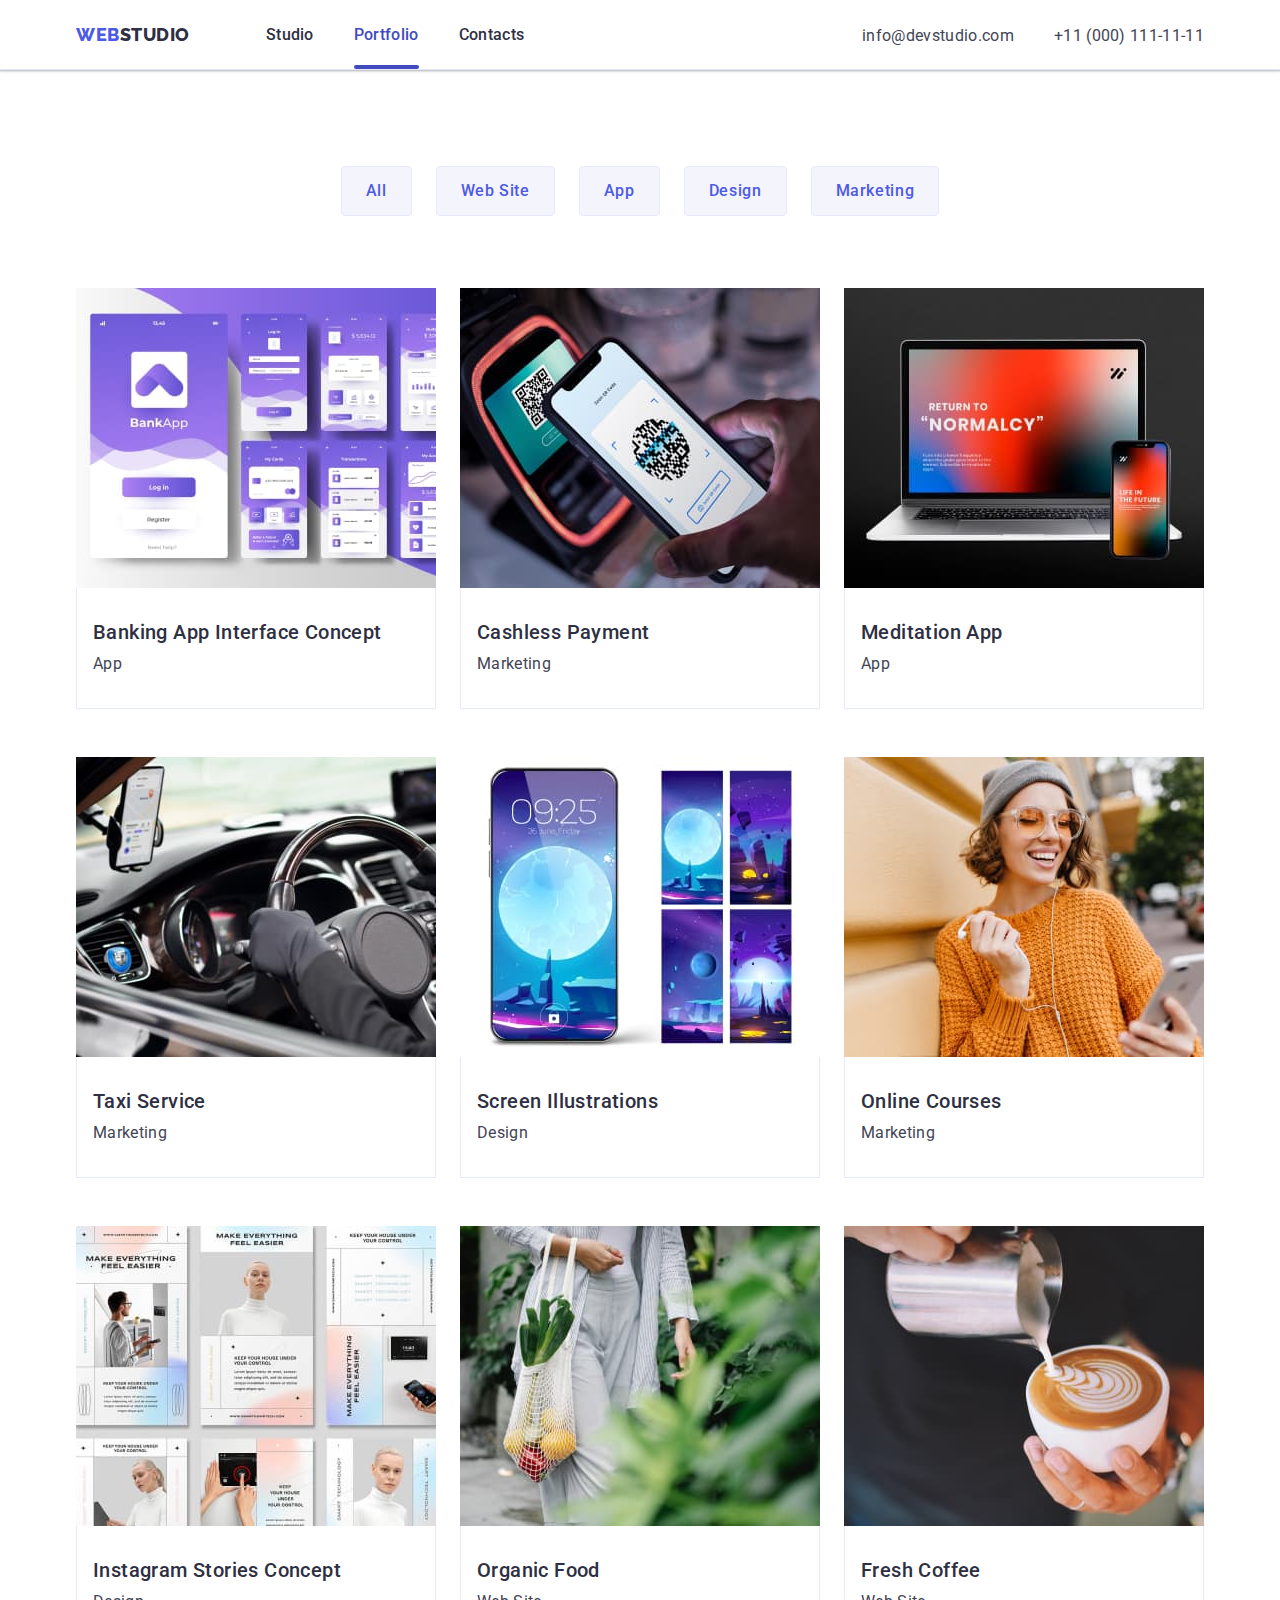
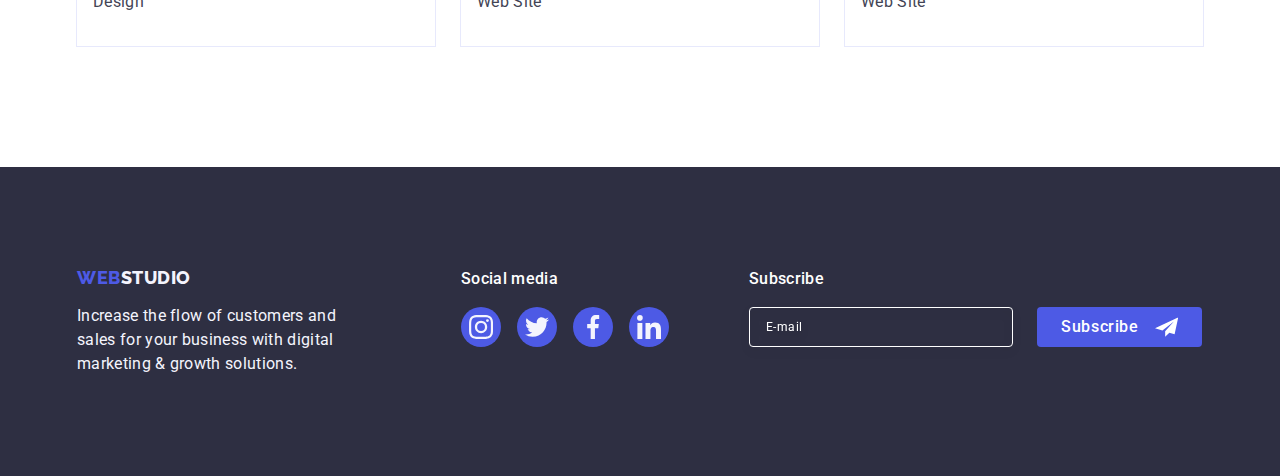
<file: portfolio.html>
<!DOCTYPE html>
<html lang="en">
  <head>
    <meta charset="UTF-8" />
    <meta http-equiv="X-UA-Compatible" content="IE=edge" />
    <meta name="viewport" content="width=device-width, initial-scale=1.0" />
    <link rel="preconnect" href="https://fonts.googleapis.com" />
    <link rel="preconnect" href="https://fonts.gstatic.com" crossorigin />
    <link
      href="https://fonts.googleapis.com/css2?family=Raleway:wght@800&family=Roboto:wght@400;500;700;900&display=swap"
      rel="stylesheet"
    />
    <!-- Normalize -->
    <link
      rel="stylesheet"
      href="https://cdn.jsdelivr.net/npm/modern-normalize@2.0.0/modern-normalize.min.css"
    />
    <link rel="stylesheet" href="./css/style.css" />
    <title>Portfolio-Web Studio</title>
  </head>

  <body>
    <header class="header-style">
      <div class="container header-container">
        <nav class="header-nav">
          <a class="link logo-web" href="./index.html">
            Web<span class="logo-studio-dark">Studio</span>
          </a>
          <ul class="list header-list">
            <li><a class="link nav-links" href="./index.html">Studio</a></li>
            <li>
              <a class="link nav-links active" href="./portfolio.html"
                >Portfolio</a
              >
            </li>
            <li><a class="link nav-links" href="">Contacts</a></li>
          </ul>
        </nav>
        <address class="adress">
          <ul class="list contact-list">
            <li>
              <a class="link header-contacts" href="mailto:info@devstudio.com"
                >info@devstudio.com</a
              >
            </li>
            <li>
              <a class="link header-contacts" href="tel:+110001111111"
                >+11 (000) 111-11-11</a
              >
            </li>
          </ul>
        </address>
      </div>
    </header>

    <main>
      <section class="section-projects-style">
        <div class="container">
          <h1 class="visually-hidden">Projects</h1>
          <!-- buttons-portfolio page -->

          <ul class="list btn-portfolio-list">
            <li>
              <button class="section-buttons" type="button">All</button>
            </li>
            <li>
              <button class="section-buttons" type="button">Web Site</button>
            </li>
            <li>
              <button class="section-buttons" type="button">App</button>
            </li>
            <li>
              <button class="section-buttons" type="button">Design</button>
            </li>
            <li>
              <button class="section-buttons" type="button">Marketing</button>
            </li>
          </ul>

          <!-- Projects-portfolio page -->
          <ul class="list projects-list">
            <li class="projects-cards">
              <a class="link projects-links">
                <div class="projects-wrapper">
                  <img
                    src="./images/images_portfolio_page/img-1-bank-app.jpg"
                    alt="Banking App Interface"
                    width="360"
                    height="300"
                  />
                  <p class="overlay-description">
                    14 Stylish and User-Friendly App Design Concepts · Task
                    Manager App · Calorie Tracker App · Exotic Fruit Ecommerce
                    App · Cloud Storage App
                  </p>
                </div>
                <div class="projects-name-container">
                  <h2 class="card-titles">Banking App Interface Concept</h2>
                  <p class="card-description">App</p>
                </div></a
              >
            </li>

            <li class="projects-cards">
              <a class="link projects-links" href=""
                ><div class="projects-wrapper">
                  <img
                    src="./images/images_portfolio_page/img-2-scan.jpg"
                    alt="Cashless Payment"
                    width="360"
                    height="300"
                  />
                  <p class="overlay-description">
                    14 Stylish and User-Friendly App Design Concepts · Task
                    Manager App · Calorie Tracker App · Exotic Fruit Ecommerce
                    App · Cloud Storage App
                  </p>
                </div>
                <div class="projects-name-container">
                  <h2 class="card-titles">Cashless Payment</h2>
                  <p class="card-description">Marketing</p>
                </div></a
              >
            </li>

            <li class="projects-cards">
              <a class="link projects-links" href="">
                <div class="projects-wrapper">
                  <img
                    src="./images/images_portfolio_page/img-3-return.jpg"
                    alt="Phone and laptop"
                    width="360"
                    height="300"
                  />
                  <p class="overlay-description">
                    14 Stylish and User-Friendly App Design Concepts · Task
                    Manager App · Calorie Tracker App · Exotic Fruit Ecommerce
                    App · Cloud Storage App
                  </p>
                </div>
                <div class="projects-name-container">
                  <h2 class="card-titles">Meditation App</h2>
                  <p class="card-description">App</p>
                </div></a
              >
            </li>

            <li class="projects-cards">
              <a class="link projects-links" href="">
                <div class="projects-wrapper">
                  <img
                    src="./images/images_portfolio_page/img-4-car.jpg"
                    alt="Taxi"
                    width="360"
                    height="300"
                  />
                  <p class="overlay-description">
                    14 Stylish and User-Friendly App Design Concepts · Task
                    Manager App · Calorie Tracker App · Exotic Fruit Ecommerce
                    App · Cloud Storage App
                  </p>
                </div>
                <div class="projects-name-container">
                  <h2 class="card-titles">Taxi Service</h2>
                  <p class="card-description">Marketing</p>
                </div></a
              >
            </li>

            <li class="projects-cards">
              <a class="link projects-links" href="">
                <div class="projects-wrapper">
                  <img
                    src="./images/images_portfolio_page/img-5-phone.jpg"
                    alt="Screens"
                    width="360"
                    height="300"
                  />
                  <p class="overlay-description">
                    14 Stylish and User-Friendly App Design Concepts · Task
                    Manager App · Calorie Tracker App · Exotic Fruit Ecommerce
                    App · Cloud Storage App
                  </p>
                </div>
                <div class="projects-name-container">
                  <h2 class="card-titles">Screen Illustrations</h2>
                  <p class="card-description">Design</p>
                </div></a
              >
            </li>
            <li class="projects-cards">
              <a class="link projects-links" href="">
                <div class="projects-wrapper">
                  <img
                    src="./images/images_portfolio_page/img-6-girl.jpg"
                    alt="Girl with phone"
                    width="360"
                    height="300"
                  />
                  <p class="overlay-description">
                    14 Stylish and User-Friendly App Design Concepts · Task
                    Manager App · Calorie Tracker App · Exotic Fruit Ecommerce
                    App · Cloud Storage App
                  </p>
                </div>
                <div class="projects-name-container">
                  <h2 class="card-titles">Online Courses</h2>
                  <p class="card-description">Marketing</p>
                </div></a
              >
            </li>

            <li class="projects-cards">
              <a class="link projects-links" href="">
                <div class="projects-wrapper">
                  <img
                    src="./images/images_portfolio_page/img-7-storie.jpg"
                    alt="Instagram Stories"
                    width="360"
                    height="300"
                  />
                  <p class="overlay-description">
                    14 Stylish and User-Friendly App Design Concepts · Task
                    Manager App · Calorie Tracker App · Exotic Fruit Ecommerce
                    App · Cloud Storage App
                  </p>
                </div>

                <div class="projects-name-container">
                  <h2 class="card-titles">Instagram Stories Concept</h2>
                  <p class="card-description">Design</p>
                </div>
              </a>
            </li>

            <li class="projects-cards">
              <a class="link projects-links" href="">
                <div class="projects-wrapper">
                  <img
                    src="./images/images_portfolio_page/img-8-food.jpg"
                    alt="Women with fruits"
                    width="360"
                    height="300"
                  />
                  <p class="overlay-description">
                    14 Stylish and User-Friendly App Design Concepts · Task
                    Manager App · Calorie Tracker App · Exotic Fruit Ecommerce
                    App · Cloud Storage App
                  </p>
                </div>
                <div class="projects-name-container">
                  <h2 class="card-titles">Organic Food</h2>
                  <p class="card-description">Web Site</p>
                </div></a
              >
            </li>

            <li class="projects-cards">
              <a class="link projects-links" href="">
                <div class="projects-wrapper">
                  <img
                    src="./images/images_portfolio_page/img-9-coffee.jpg"
                    alt="Coffee in cup"
                    width="360"
                    height="300"
                  />
                  <p class="overlay-description">
                    14 Stylish and User-Friendly App Design Concepts · Task
                    Manager App · Calorie Tracker App · Exotic Fruit Ecommerce
                    App · Cloud Storage App
                  </p>
                </div>
                <div class="projects-name-container">
                  <h2 class="card-titles">Fresh Coffee</h2>
                  <p class="card-description">Web Site</p>
                </div></a
              >
            </li>
          </ul>
        </div>
      </section>
    </main>

    <!--footer-->
    <footer class="footer-style">
      <div class="container footer-container">
        <div class="footer-text-container">
          <a class="link logo-web" href="./index.html"
            >Web<span class="logo-studio-light">Studio</span></a
          >
          <p class="footer-text">
            Increase the flow of customers and sales for your business with
            digital marketing & growth solutions.
          </p>
        </div>
        <div class="social-med-cont-foot">
          <p class="footer-bold-text footer-social-med-par">Social media</p>
          <ul class="social-media-list-footer">
            <li class="social-media-li-footer">
              <a href="" class="social-med-links-footer">
                <svg class="social-med-icons-footer" width="24" height="24">
                  <use href="./images/icons.svg#instagram"></use>
                </svg>
              </a>
            </li>
            <li class="social-media-li-footer">
              <a href="" class="social-med-links-footer">
                <svg class="social-med-icons-footer" width="24" height="24">
                  <use href="./images/icons.svg#twitter"></use>
                </svg>
              </a>
            </li>
            <li class="social-media-li-footer">
              <a href="" class="social-med-links-footer">
                <svg class="social-med-icons-footer" width="24" height="24">
                  <use href="./images/icons.svg#facebook"></use>
                </svg>
              </a>
            </li>
            <li class="social-media-li-footer">
              <a href="" class="social-med-links-footer">
                <svg class="social-med-icons-footer" width="24" height="24">
                  <use href="./images/icons.svg#linkedin"></use>
                </svg>
              </a>
            </li>
          </ul>
        </div>

        <div class="footer-form-subsc">
          <p class="footer-bold-text foot-par">Subscribe</p>
          <form class="foot-form-cont">
            <label class="foot-label"
              ><input
                type="email"
                name="user-email"
                class="footer-input"
                placeholder="E-mail"
              />
            </label>
            <button type="submit" class="foot-button">
              Subscribe
              <svg class="foot-icon" width="24" height="24">
                <use href="./images/icons.svg#footer-btn"></use>
              </svg>
            </button>
          </form>
        </div>
      </div>
    </footer>
  </body>
</html>
</file>
<file: css/style.css>
*,
*::before,
*::after{
    box-sizing: border-box;
}





:root{
--primary-brand-color:#4D5AE5;
--primary-brand-color-text: #4D5AE5;
--dark-brand-color:#2E2F42;
--dark-brand-color-text: #2E2F42;
--body-text-color:#434455;
--background-body-color:#FFFFFF;
--header-background-color:#FFFFFF;
--light-text-color:#FFFFFF;
--light-section-color:#F4F4FD; 
--light-footer-text: #F4F4FD;
--logo-footer-color:#F4F4FD;
--active-color:#404BBF;
--buttons-boarders-color:#E7E9FC;
--background-card-color:#FFFFFF;
--customer-icons-color:#8E8F99;
--customer-icons-active-color:rgba(64, 75, 191, 1);
--advantages-icons-bg-color:#F4F4FD;
--social-med-icons-color:#f4f4fd;
--social-med-footer-active:#31d0aa;
--modal-backgr-color:#FCFCFC;
--modal-light-icon-color:#FFFFFF;
--label-modal-text:#8E8F99;

}
/* Reset */
h1,h2,h3,h4,h5,h6,p{
    margin: 0;
}

img{
    display: block;
    max-width: 100%;
}

ul,ol{
    list-style: none;
    margin:0;
    padding: 0;
}
a{
text-decoration: none;
font-style: normal;
color: currentColor;
}
.list{
    list-style: none;
}
.link {
    text-decoration: none;
}
/* Common styles */
.visually-hidden{
    position: absolute;
    width: 1px;
    height: 1px;
    margin: -1px;
    bottom: 0;
    padding: 0;
    white-space: nowrap;
    clip-path: inset(100%);
    clip:rect(0 0 0 0);
    overflow: hidden;
}

/* Mobile */ 

.container {
    min-width: 320px;
    max-width: 428px;
    margin-left: auto;
    margin-right: auto;
    padding-left: 16px;
    padding-right: 16px;

    /* outline: 2px solid red; */
}

/* Tablet screen */
@media only screen and (min-width: 768px){
.container{
max-width: 768px;
}
}

/* Desktop screen */
@media only screen and (min-width: 1158px) {
.container {
    max-width: 1158px;
    padding-left: 15px;
    padding-right: 15px;
    }
}


body{
margin: 0;
font-family:"Roboto", sans-serif;
font-weight: 400;
font-size:16px;
line-height: 1.5;
letter-spacing: 0.02em;
color:var(--body-text-color);
background-color: var(--background-body-color);
}
/* header styles */
/* .header-container{
    display: flex;
    justify-content: space-between;
} */

@media only screen and (min-width: 768px) {
  .header-container{
    display: flex;
  }
}
@media only screen and (min-width: 1158px) {
.header-container {
        display: flex;
        justify-content: space-between;
    }
}


.header-style{
    background-color:var(--header-background-color);
    /* padding-top: 24px;
        padding-bottom: 24px; */
        border-bottom: 1px solid var(--buttons-boarders-color) ;
        box-shadow: 0px 1px 6px 0px rgba(46, 47, 66, 0.08), 0px 1px 1px 0px rgba(46, 47, 66, 0.16), 0px 2px 1px 0px rgba(46, 47, 66, 0.08);
}

@media only screen and (min-width: 769px) and (max-width: 1158px) {
.header-style {
    /* padding-top: 16px;
        padding-bottom: 16px; */
}
}

/* 
.header-nav {
    display: flex;
    align-items: center;
} */

  .header-nav {
      display: flex;
      align-items: center;
      justify-content: space-between;
      width: 100%;
  } 


  @media only screen and (min-width: 1158px) {
    .header-nav {
            justify-content: flex-start;
        }
  }


.logo-web{
color:var(--primary-brand-color-text);
font-family: 'Raleway', sans-serif;
    font-weight: 800;
    font-size: 18px;
    line-height: 1.17;
    letter-spacing: 0.03em;
    text-transform: uppercase;
    padding: 24px 0 24px 0;
    /* margin: 0 auto; */
}

@media only screen and (min-width: 429px) {
   .logo-web{
    display: inline-block;
    margin-right: 120px;
   }
}



@media only screen and (min-width: 1158px) {
  .logo-web{
    margin-right: 76px;
  }
}


.logo-studio-dark{
    color:var(--dark-brand-color-text);
      
}

.logo-studio-light
{
    color: var(--logo-footer-color);
}
.nav-links{
    font-weight: 500;
    color: var(--dark-brand-color-text);
    padding-bottom: 24px;
    padding-top: 24px;
    position:relative;
    transition: color 250ms cubic-bezier(0.4, 0, 0.2, 1);
}
.nav-links.active{
   color: var(--active-color); 
}

.nav-links.active::after{
content:"";
position:absolute;
bottom: -1px;;
left:0;
display:block;
width: 100%;
height: 4px;
background-color: var(--active-color);
border-radius: 2px;
}

.menu-hamburger-icon{
stroke: var(--dark-brand-color);
}


.header-list{
    display: flex;
    align-items: center;
    gap:40px;
}

@media only screen and (max-width: 767px) {
.header-list {
        display: none;
    }
}


.nav-links:hover,.nav-links:focus{
    color:var(--active-color);
}

.adress{
font-style: normal;
}


@media only screen and (max-width: 767px) {
.contact-list {
        display: none;
    }
}

@media only screen and (min-width: 768px) {
.contact-list {
        margin-left: 120px;
        padding-top: 10px;
    }
}

@media only screen and (min-width: 1158px) {
.contact-list {
    display: flex;
        flex-wrap: wrap;
        justify-content: flex-end;
        gap: 40px;
        flex-wrap: nowrap;
        min-width: 350px;
        margin-left: 0;
        margin-top: 24px;
        padding-top: 0px;
        
    }
}




.header-contacts{
    color:currentColor; 
    font-size: 12px;
    /* padding-top: 24px;
    padding-bottom: 24px; */
    transition: color 250ms cubic-bezier(0.4, 0, 0.2, 1);
}

@media only screen and (min-width: 768px) {
.header-contacts {
    
}
}

@media only screen and (min-width: 1158px) {
   .header-contacts{
    font-size: 16px;
    
   }
}

.header-contacts:hover,.header-contacts:focus{
    color:var(--active-color);
}
/* hero section */
.hero-section-conatiner{
display: flex;
flex-direction: column;
justify-content: center;
align-items: center;
}

.hero-section-style{
    max-width: 1440px;
    margin: 0 auto;
    background-color: var(--dark-brand-color);
    padding-top: 112px;
    padding-bottom: 112px;
    background-image: linear-gradient(to bottom, rgba(46, 47, 66, 0.70), rgba(46, 47, 66, 0.70)), url(../images/images_main_page/hero_image_mob@1x.jpg);
    background-repeat: no-repeat;
    background-position: center;
    background-size: cover;
}
/* Retina */
@media (min-device-pixel-ratio: 2), (min-resolution: 192dpi), (min-resolution: 2dppx) {
.hero-section-style{
    background-image: linear-gradient(to bottom, rgba(46, 47, 66, 0.70), rgba(46, 47, 66, 0.70)), url(../images/images_main_page/hero_image_mob@2x.jpg);
}
}

@media only screen and (min-width: 428px) {
.hero-section-style {
        background-image: linear-gradient(to bottom, rgba(46, 47, 66, 0.70), rgba(46, 47, 66, 0.70)), url(../images/images_main_page/hero_image_tab@1x.jpg);
    }

        @media (min-device-pixel-ratio: 2),
        (min-resolution: 192dpi),
        (min-resolution: 2dppx) {
            .hero-section-style {
                background-image: linear-gradient(to bottom, rgba(46, 47, 66, 0.70), rgba(46, 47, 66, 0.70)), url(../images/images_main_page/hero_image_tab@2x.jpg);
            }
        }
}

@media only screen and (min-width: 769px) {
.hero-section-style {
        background-image: linear-gradient(to bottom, rgba(46, 47, 66, 0.70), rgba(46, 47, 66, 0.70)), url(../images/images_main_page/hero_image_desk@1x.jpg);


    }
        @media (min-device-pixel-ratio: 2),
        (min-resolution: 192dpi),
        (min-resolution: 2dppx) {
            .hero-section-style {
                background-image: linear-gradient(to bottom, rgba(46, 47, 66, 0.70), rgba(46, 47, 66, 0.70)), url(../images/images_main_page/hero_image_desk@2x.jpg);
            }
        }
}


@media only screen and (min-width: 1158px) {
   .hero-section-style{
    padding-top: 188px;
        padding-bottom: 188px;
   }
}


/* .hero-title{
    font-weight: 700;
    color: var(--light-text-color);
    font-size: 56px;
    line-height: 1.07;
    text-align: center;
    letter-spacing: 0.02em;
    max-width:496px;
    margin:auto;
} */

.hero-title {
    font-weight: 700;
    color: var(--light-text-color);
    font-size: 36px;
    line-height: 1.1;
    text-align: center;
    letter-spacing: 0.72px;
    max-width: 320px;
    margin-bottom: 72px;
}

@media only screen and (min-width: 768px) {
.hero-title {
        font-size: 56px;
        line-height: 1.07;
        text-align: center;
        letter-spacing: 1.12px;
        max-width: 496px;
        margin-bottom: 36px;
       }
    }

@media only screen and (min-width: 1158px) {
    .hero-title {
        margin-bottom: 48px;
    }
}

.hero-button{
    font-family: inherit;
    background-color: var(--primary-brand-color);
    letter-spacing: 0.04;
    font-weight: 500;
    font-size: 16px;
    line-height: 1.5;
    letter-spacing: 0.04em;
    color:var(--light-text-color);
    cursor: pointer;
    border-radius: 4px;
    padding: 16px 32px;
    border: 0;
    min-width: 169px;
    box-shadow: 0px 4px 4px 0px rgba(0, 0, 0, 0.15);
    transition: background-color 250ms cubic-bezier(0.4, 0, 0.2, 1);
}

.hero-button:hover, .hero-button:focus{
background-color: var(--active-color);
}
/* section styles */


/**
  |============================
  | section 2 advantages
  |============================
*/


/* mobile+tablet */
.section-advantages-style {
    padding: 96px 0;
}
/* desktop */
@media only screen and (min-width: 1158px) {
   
    .section-advantages-style {
            padding: 120px 0;
        }
  
}


/* mobile */
.advantages-list {
    display: flex;
    flex-direction: column;
    justify-content: space-between;
    align-items: center;
    row-gap: 72px;
    }

/* tablet */
@media only screen and (min-width: 768px) {
   
    .advantages-list {
            flex-direction: row;
            flex-wrap: wrap;
            justify-content: space-between;
            align-items: center;
            row-gap: 72px;
            column-gap: 24px;
}
}

/* tablet*/
@media only screen and (min-width: 1158px) {
  .advantages-list {
      display: flex;
      flex-direction: row;
      justify-content: space-between;
      gap: 24px;
  } 
}


/* Icons advantages */
.advantages-icons-cards{
    display: none;
}

@media only screen and (min-width: 1158px) {
.advantages-icons-cards{
      display: flex;
      justify-content: center;
      align-items: center;
      background-color: var(--advantages-icons-bg-color);
      width: 264px;
      height: 112px;
      margin-bottom: 8px;
      border-radius: 4px;
    }
}




   .advantages-list-card {
          display: flex;
          flex-direction: column;
          align-items: center;
      } 


@media only screen and (min-width: 768px) {
.advantages-list-card {
        width: calc((100% - 24px) / 2);
        align-items: flex-start;
    }
}

@media only screen and (min-width: 1158px) {
  .advantages-list-card{
      width: calc((100% - 72px) / 4);
  } 
}



  .advantages-list-card .card-titles {
      font-size: 36px;
      margin-bottom: 8px;
  }


@media only screen and (min-width: 1158px) {
   
.advantages-list-card .card-titles{
margin-bottom: 8px;
font-size: 20px; }
}



/**
  |============================
  | Section 3 What are we doing
  |============================
*/

/* mobile+tablet */

@media only screen and (max-width: 1158px) {
  .section-what-style{
      display: none;
  } 
    
}

/* desktop */
.section-what-style {
        padding-top: 0px;
        padding-bottom: 120px;
    }


    
.title-what-are{
margin-bottom: 72px;
}

.list-img-what{
display: flex;
gap:24px;
}
.img-what-are-we-doing{
    width: calc((100% - 48px) / 3);
}
.section-projects-style{
    padding-top: 96px;
    padding-bottom: 120px;
}




/**
  |============================
  | section Team
  |============================
*/

.title-team{
    margin-bottom: 72px;
}

.team-list{
    display: flex;
    align-items: center;
    justify-content: center;
    row-gap:72px;
    flex-wrap: wrap;
}

@media only screen and (min-width:768px) {
.team-list {
        row-gap: 64px;
        column-gap: 24px;
    }
}

@media only screen and (min-width: 1158px) {
.team-list {
        /* gap: 24px; */
    }
}



@media only screen and (min-width: 768px) {
.team-list .card {
        width: calc((100%-24px)/2);
        border-radius: 0px 0px 4px 4px;
    }
}




@media only screen and (min-width: 1158px) {
.team-list .card {
        width: calc((100%-3*24px)/4);
        border-radius: 0px 0px 4px 4px;
    }
}




.card-titles.team {
    text-align: center;
    margin-bottom: 8px;
}

.team-names-container {
    padding: 32px 0px;
    width: 264px;
    display: flex;
    flex-direction: column;
}

.img-team {}


.team-list .card {
    width: 264px;
    box-shadow: 0px 2px 1px 0px rgba(46, 47, 66, 0.08), 0px 1px 1px 0px rgba(46, 47, 66, 0.16), 0px 1px 6px 0px rgba(46, 47, 66, 0.08);
}

.card-description.team {
    text-align: center;
    margin-bottom: 8px;
}

.social-med-links{
    display: flex;
    justify-content: center;
    align-items: center;
    background-color: var(--primary-brand-color) ;
    width: 40px;
    height: 40px;
    border-radius: 50%;
    background-color 250ms cubic-bezier(0.4, 0, 0.2, 1);
    transition: background-color 250ms cubic-bezier(0.4, 0, 0.2, 1);
}
.social-med-links:hover, .social-med-links:focus{
    background-color: var(--active-color) ;
}
.social-media-list{
    display: flex;
    align-items: center;
    justify-content: center;
    gap:24px;
    }

.social-med-icons{
    fill:var(--social-med-icons-color);
  }
.social-media-li{
transition: background-color 250ms cubic-bezier(0.4, 0, 0.2, 1);
}

.section-titles{
    font-weight: 700;
    font-size: 36px;
    line-height: 1.11;
    text-align: center;
    letter-spacing: 0.02em;
    text-transform: capitalize;
    color:var(--dark-brand-color-text);
}
.card-titles{
color:var(--dark-brand-color-text);
font-weight: 500;
font-size:20px;
line-height: 1.2;
letter-spacing: 0.02em;
}
.card{
    background-color: var(--background-card-color);
}


.section-team-style{
    background-color: var(--light-section-color);
    padding-top: 96px;
        padding-bottom: 96px;
}

@media only screen and (min-width: 1158px) {
.section-team-style {
        background-color: var(--light-section-color);
        padding-top: 120px;
        padding-bottom: 120px;
    }
}

/* section buttons */
.section-buttons{
    font-family: "Roboto",sans-serif;
    font-weight: 500;
    font-size: 16px;
    line-height: 1.5;
    letter-spacing: 0.04em;
    color:var(--primary-brand-color);
    background-color: var(--light-section-color);
    cursor: pointer;
    padding: 12px 24px;
    border: 1px solid var(--buttons-boarders-color);
    border-radius: 4px;
    transition: color 250ms cubic-bezier(0.4, 0, 0.2, 1),
        background-color 250ms cubic-bezier(0.4, 0, 0.2, 1),
        border-color 250ms cubic-bezier(0.4, 0, 0.2, 1),
        box-shadow 250ms cubic-bezier(0.4, 0, 0.2, 1);
}

.btn-portfolio-list{
    display: flex;
    gap: 24px;
    justify-content: center;
    margin-bottom:72px;
}

.section-buttons:hover, .section-buttons:focus{
    color:var(--light-text-color);
    background-color: var(--active-color);
    border:1px solid transparent;
    box-shadow: 0px 2px 2px 0px rgba(0, 0, 0, 0.12), 0px 2px 1px 0px rgba(0, 0, 0, 0.08), 0px 3px 1px 0px rgba(0, 0, 0, 0.10);
}

.projects-list{
    display: flex;
    column-gap:24px;
    row-gap:48px;
    flex-wrap: wrap;
    }

.projects-links{
display: block;
transition: box-shadow 250ms cubic-bezier(0.4, 0, 0.2, 1);
}


.projects-links:hover, .projects-links:focus{
    box-shadow: 0px 2px 1px 0px rgba(46, 47, 66, 0.08), 0px 1px 1px 0px rgba(46, 47, 66, 0.16), 0px 1px 6px 0px rgba(46, 47, 66, 0.08);
}


.projects-cards{
width: calc((100% - 48px) / 3);
}

.projects-name-container{
    border:1px solid var(--buttons-boarders-color);
    padding: 32px 16px;
    border-top: 0;
}
.projects-name-container .card-titles{
    margin-bottom: 8px;
}

/* Section 5 Customers*/
.section-customers-style{
    padding: 96px 0;
}

@media only screen and (min-width: 1158px) {
.section-customers-style {
        padding: 120px 0;
    }
}

.title-customers{
margin-bottom: 72px;
}

/* mobile */

    .customers-list {
            display: flex;
            flex-wrap: wrap;
            justify-content: center;
            align-items: center;
            column-gap: 16px;
            row-gap: 72px;
        }


/* tablet+desktop */
@media only screen and (min-width: 768px) {
    .customers-list {
        column-gap: 24px;
    }
}

.customers-icons{
  fill: currentColor;  
  }

.customers-link{
   display: flex; 
   justify-content: center;
   align-items: center;
   width: 168px;
   height: 88px;
   border: 1px solid var(--customer-icons-color);
   border-radius: 4px;
   color: var(--customer-icons-color);
   transition: border-color 250ms cubic-bezier(0.4, 0, 0.2, 1),
    color 250ms cubic-bezier(0.4, 0, 0.2, 1);
}
.customers-link:hover, .customers-link:focus{
    color:var(--active-color);
    border: 1px solid var(--customer-icons-active-color);
}

/* footer */
.footer-style {
    background-color: var(--dark-brand-color);
    padding-top: 96px;
    padding-bottom: 96px;
}

@media only screen and (min-width: 1158px) {
   .footer-style {
    background-color: var(--dark-brand-color);
    padding-top: 100px;
    padding-bottom: 100px;
}
}

.footer-container{
    justify-content: center;
    align-items: center;
    display: flex;
    flex-direction: column;
    }




@media only screen and (min-width: 768px) {
.footer-container {
        flex-direction: row;
        flex-wrap: wrap;
        align-items: flex-start;
        justify-content: flex-start;
        padding-left: 108px;
    }
}


@media only screen and (min-width: 1158px) {
    .footer-container {
        justify-content: flex-start;
        padding-left: 16px;
    
    }
}

@media only screen and (max-width: 767px) {
.footer-text-container {
    display: flex;
    flex-direction: column;
    margin: 0 auto 72px auto;
    }
}

@media only screen and (min-width: 768px) {
    .footer-text-container {
    margin-right: 24px;
    margin-bottom: 72px;
    }
}
@media only screen and (min-width: 1158px) {
.footer-text-container {
    margin-right: 120px;
    margin-bottom: 0;
    }
}

    .footer-style .logo-web {
        margin: 0 auto 16px auto;
        display: inline-block;
        padding: 0;
    }

@media only screen and (min-width: 428px) {
    .footer-style .logo-web {
        margin: 0 auto 16px auto;
        display: inline-block;
    }
}
@media only screen and (min-width: 1158px) {
  .footer-style .logo-web{
      margin-right: 120px;
  } 
}

.footer-text {
    color: var(--light-footer-text);
    max-width: 264px;
}

.footer-bold-text{
    color: var(--light-text-color);
        max-width: 264px;
        font-weight: 500;
}

.footer-social-med-par{
margin: 0 auto 16px auto;
text-align: center;
}

@media only screen and (min-width: 768px) {
.footer-social-med-par {
        margin-bottom: 16px;
        margin-left: 0;
    }
}
@media only screen and (min-width: 1158px) {
    .footer-social-med-par {
        
    }
}



.foot-form-cont {
    display: flex;
    flex-wrap: wrap;
    align-items: center;
    justify-content: center;
    gap: 24px;
    
}

@media only screen and (min-width: 768px) {
    .foot-form-cont {
        display: flex;
        justify-content: flex-start;
        flex-wrap: nowrap;
        gap: 24px;
    }
}

@media only screen and (min-width: 1158px) {
.foot-form-cont {
        display: flex;
        gap: 24px;
    }
}

.foot-par{
margin-bottom: 16px;
}

@media only screen and (max-width: 768px) {
.foot-par {
        text-align: center;
        max-width: 100%;
    }
}





.foot-label{
width: 100%;
}

@media only screen and (min-width: 768px) {
.foot-label {
        width: 264px;
    }
}

.footer-input{
    height: 40px;
    min-width: 264px;
    padding: 8px 16px;
    border-radius: 4px;
    border: 1px solid var(--background-body-color);
background-color: transparent;
outline: transparent;
font-size: 12px;
line-height: 1.5;
letter-spacing: 0.04em;
filter: drop-shadow(0px 4px 4px rgba(0, 0, 0, 0.15));
color: var(--light-text-color);
}

@media only screen and (max-width: 767px) {
.footer-input{
    width: 100%;
}
}


.footer-input::placeholder{
color: var(--light-text-color);
}

.footer-input:focus{
border: 1px solid var(--primary-brand-color);
}



@media only screen and (min-width: 428px) {
  .social-med-cont-foot{
    display: flex;
    flex-direction: column;
    justify-content: center;
    align-items: center;
    margin-bottom: 72px;
  } 
  }

  @media only screen and (min-width: 768px) {
      .social-med-cont-foot {
        display: flex;
        flex-direction: column;
       justify-content: flex-start;
        align-items: center;
      }
  }

 @media only screen and (min-width: 1158px) {
     .social-med-cont-foot {
         margin-right: 80px;
         margin-bottom: 0;
     }
 }



/* .social-med-cont-foot {
    margin-right: 80px;
} */


.social-media-list-footer {
    display: flex;
    align-items: center;
    justify-content: center;
    gap: 16px;
}

.social-media-li-footer{

}

.social-med-links-footer {
    display: flex;
    justify-content: center;
    align-items: center;
    background-color: var(--primary-brand-color);
    width: 40px;
    height: 40px;
    border-radius: 50%;
    background-color 250ms cubic-bezier(0.4, 0, 0.2, 1);
    transition: background-color 250ms cubic-bezier(0.4, 0, 0.2, 1);
}

.social-med-links-footer:hover,
.social-med-links-footer:focus {
    background-color: var(--social-med-footer-active);
}

.social-med-icons-footer {
    fill: var(--social-med-icons-color);
}

.foot-button{
    padding: 8px 24px;
    border: none;
    border-radius: 4px;
    min-width: 165px;
    height: 40px; 
    text-align: left;
    background-color: var(--primary-brand-color);
    cursor: pointer;

    color:var(--light-text-color);
    font-family: inherit;
    font-size: inherit;
    line-height: inherit;
    font-weight: 500;
    letter-spacing: 0.04em;

    
    display: flex;
    justify-content: center;
    align-items: center;
}

.foot-button:hover, .foot-button:focus{
    background-color: var(--active-color);

    
}

/* .footer-form-subsc {
    display: flex;
    flex-direction: column;
    width: 264px;
} */

@media only screen and (max-width: 767px) {
.footer-form-subsc {
        width: 100%;
    }
}

@media only screen and (min-width: 768px) {
    .footer-form-subsc {
        width: 100%;
    }
}

@media only screen and (min-width: 1158px) {
.footer-form-subsc {
        display: flex;
        flex-direction: column;
        width: 264px;
    }
}



.foot-icon{
    fill: var(--modal-light-icon-color);
    margin-left: 16px;
}

/* Modal window */
.backdrop{
position: fixed;
top: 0;
left: 0;
width: 100%;
height: 100%;
background-color: rgba(46, 47, 66, 0.4);
z-index: 100%;
transition: opacity 250ms cubic-bezier(0.4, 0, 0.2, 1), visibility 250ms cubic-bezier(0.4, 0, 0.2, 1);
}

.backdrop.is-hidden{
    opacity: 0;
    pointer-events: none;
    visibility: hidden;
}

.modal{
display: flex;
flex-direction: column;
align-items: flex-start;
justify-content: center;
position: absolute;
top: 50%;
left: 50%;
transform: translateX(-50%) translateY(-50%);
min-width: 408px;
min-height: 584px;
border-radius: 4px;
background-color: #FCFCFC;
box-shadow: 0px 2px 1px 0px rgba(0, 0, 0, 0.20), 0px 1px 3px 0px rgba(0, 0, 0, 0.12), 0px 1px 1px 0px rgba(0, 0, 0, 0.14);
transition: transform 250ms cubic-bezier(0.4, 0, 0.2, 1);
padding: 72px 24px 24px 24px;
}




.modal-icon{
transition: fill 250ms cubic-bezier(0.4, 0, 0.2, 1);
}

.modal-close-btn{
    position: absolute;
    top: 24px;
    right: 24px;
    background-color: var(--buttons-boarders-color);
    border-radius: 50%;
    border: 1px solid rgba(0, 0, 0, 0.10);
    width: 24px;
    height: 24px;
    padding: 0;

    display: flex;
    align-items: center;
    justify-content: center;
    cursor: pointer;
    transition: background-color 250ms cubic-bezier(0.4, 0, 0.2, 1), border 250ms cubic-bezier(0.4, 0, 0.2, 1);
}

.modal-close-btn:hover, .modal-close-btn:focus{
background-color:var(--active-color);
border: none;
}

.modal-close-btn:hover .modal-icon{
fill:var(--modal-light-icon-color);
}

.modal-close-btn:focus .modal-icon {
    fill:var(--modal-light-icon-color);
}

.modal-title{
color: var(--dark-brand-color-text);
text-align: center;
font-weight: 500;

margin-bottom: 16px;

}

.label-modal{
    color: var(--label-modal-text);
    font-size: 12px;
    line-height: 1.17;
    letter-spacing: 0.04em;
    position: relative;
    display: block;
    margin-bottom: 4px;
    
}

.input-modal{
width: 100%;
height: 40px;
border-radius: 4px;
border: 1px solid rgba(46, 47, 66, 0.4);
margin:0 auto;
padding: 11px 38px;
outline:transparent;
font-size: 18px;
background-color: transparent;
transition: border-color 250ms cubic-bezier(0.4, 0, 0.2, 1);

}

/* .label-modal:hover .input-modal{
    border: 1px solid var(--primary-brand-color);
} */

.input-modal:focus  {
    border: 1px solid var(--primary-brand-color);
}

.label-container{
    margin-bottom: 8px;
    width: 360px;
}
.label-container-textarea{
    margin-bottom: 16px;
    height: 138px;
}

.input-modal-container{
position: relative;
}

.textarea-modal{
    font-size: 12px;
    resize: none;
    width: 100%;
    height: 120px;
    border: 1px solid rgba(46, 47, 66, 0.40);
    border-radius: 4px;
    padding: 8px 16px;
    
    color: rgba(46, 47, 66, 0.4);
    outline: transparent;
    background-color: transparent;
    line-height: 1.17;
    letter-spacing: 0.04em;
    transition: border-color 250ms cubic-bezier(0.4, 0, 0.2, 1);
}

.textarea-modal::placeholder{
    color: rgba(46, 47, 66, 0.40);
    font-size: 12px;
    line-height: 1.2;
    letter-spacing: 0.48px;
}



.textarea-modal:focus{
border: 1px solid var(--primary-brand-color);
}


.input-modal:focus-within +.input-icons{
    fill: var(--primary-brand-color);
}

.label-modal:focus + .textarea-modal{
    border: 1px solid var(--primary-brand-color);
}

.checkbox-modal{
margin-bottom: 24px;
}

.original-checkbox:checked +.label-modal .custom-checkbox-modal{
    
fill: var(--light-section-color);
background-color: var(--active-color);
border: none;
}

.original-checkbox:checked .custom-checkbox-modal{
    fill: var(--light-section-color);
        background-color: var(--active-color);
        border: none;
}

.custom-checkbox-modal{
    width: 16px;
    height: 16px;
    border: 1px solid rgba(46, 47, 66, 0.4);
    margin-right: 8px;
    border-radius: 2px;
    transition: background-color 250ms cubic-bezier(0.4, 0, 0.2, 1), border 250ms cubic-bezier(0.4, 0, 0.2, 1), fill 250ms cubic-bezier(0.4, 0, 0.2, 1);
    display: inline-flex;
    align-items: center;
    justify-content: center;
    fill: transparent;
}

.privacy-pol-text{
color: var(--primary-brand-color);
text-decoration: underline;
}

.modal-button{
    display: block;
    border: none;
    padding: 16px 32px;
    background-color: var(--primary-brand-color);
    color: var(--light-text-color);
    text-align: center;
    font-family: inherit;
    font-size: inherit;
    font-style: inherit;
    font-weight: 500;
    line-height: 24px;
    letter-spacing: 0.64px;
    box-shadow: 0px 4px 4px 0px rgba(0, 0, 0, 0.15);
    transition: background-color 250ms cubic-bezier(0.4, 0, 0.2, 1);
    cursor: pointer;
    min-width: 169px;
    min-height: 56px;
    border-radius: 4px;
    margin: 0 auto;
}

.modal-button:hover, .modal-button:focus{
    background-color: var(--active-color);
}

.input-icons{
    fill: var(--dark-brand-color);
    position: absolute;
    top: 50%;
    left: 16px;
  
    transform: translateY(-50%);
    transition: fill 250ms cubic-bezier(0.4, 0, 0.2, 1);

    /* margin-bottom: 28px; */
}

/* .label-modal:hover .input-icons{
fill: var(--primary-brand-color);
} */

.input-modal:focus .input-icons {
    fill: var(--primary-brand-color);
}

/* Modal window */

/* overlay-PORTFOLIO PAGE */

.overlay-description {
    width: 296px;
    line-height: 1.5;
    letter-spacing: 0.02em;
    color: var(--light-section-color);
    padding: 40px 32px;
    background-color: var(--primary-brand-color);
    height: 100%;
width: 100%;
transform: translateY(100%);
transition: transform 250ms cubic-bezier(0.4, 0, 0.2, 1);
position: absolute;
top: 0;
}

.projects-wrapper{
    display: flex;
    position: relative;
    overflow: hidden;
    width: 360px;
    height: 300px;
}

.projects-links:hover .overlay-description{
transform: translateY(0%);
}

/* mobile-menu */
.menu-toggle {
    /* min-height: 40px;
    min-width: 40px; */
    display: flex;
    align-items: center;
    justify-content: center;

    margin: 0;
    padding: 0;
    background-color: transparent;
    cursor: pointer;
    border: none;
    border-radius: 50%;
    outline: none;

}

@media only screen and (min-width: 768px) {
   .menu-toggle{
    display: none;
   }
}



.mob-menu-close-btn {
    position: absolute;
    top: 24px;
    right: 24px;
   
    border-radius: 50%;
    border: 1px solid rgba(0, 0, 0, 0.10);
    width: 24px;
    height: 24px;
    padding: 0;

    display: flex;
    align-items: center;
    justify-content: center;
    cursor: pointer;
    transition: background-color 250ms cubic-bezier(0.4, 0, 0.2, 1), border 250ms cubic-bezier(0.4, 0, 0.2, 1);
}

.mob-menu-close-btn:active{
    background-color: var(--active-color);
    border: none;
}


@media (min-width: 768px) {
    .menu-toggle {
        display: none;
    }
}

.menu-toggle:hover,
.menu-toggle:focus {
    background-color: rgba(0, 0, 0, 0.1);
}

.menu-container {
    position: fixed;
    display: flex;
    flex-direction: column;
    justify-content: space-between;
    top: 0;
    left: 0;
    width: 100vw;
    height: 100vh;
    padding: 80px 40px 40px 40px;
    background-color: var(--background-card-color);
    z-index: 999;

    transform: translateX(100%);
    transition: transform 250ms ease-in-out;
}

.menu-container.is-open {
    transform: translateX(0);
}

.menu-container .menu-toggle {
    position: absolute;
    top: 16px;
    right: 16px;
    color: var(--background-card-color);
    

}

.mobile-menu {
    display: flex;
    flex-direction: column;
    gap: 40px;
    list-style: none;
}
.mobile-menu-adr-and-social{

}

.mobile-menu-links {
    display: block;
    padding: 0px;
    color: var(--dark-brand-color-text);
    text-decoration: none;
    font-size: 36px;
    font-weight: 700;
    line-height: 1.1;
    letter-spacing: 0.72px;
}

.social-med-mob-menu{
display: flex;
align-content: center;
justify-content: space-between;
}

.mobile-menu-links.active{
    color: var(--primary-brand-color-text);
}

.mobile-contacts-tel{
    display: inline-block;
font-size: 36px;
line-height: 1.1;
letter-spacing: 0.72px;
font-weight: 700;
color: var(--primary-brand-color-text);
margin-bottom: 40px;
}

.mobile-contacts-mail{
display: inline-block;
margin-bottom: 48px;
font-size: 24px;
line-height: 1.1;
letter-spacing: 0.72px;
font-weight: 500;
color: var(--body-text-color);
}
</file>
